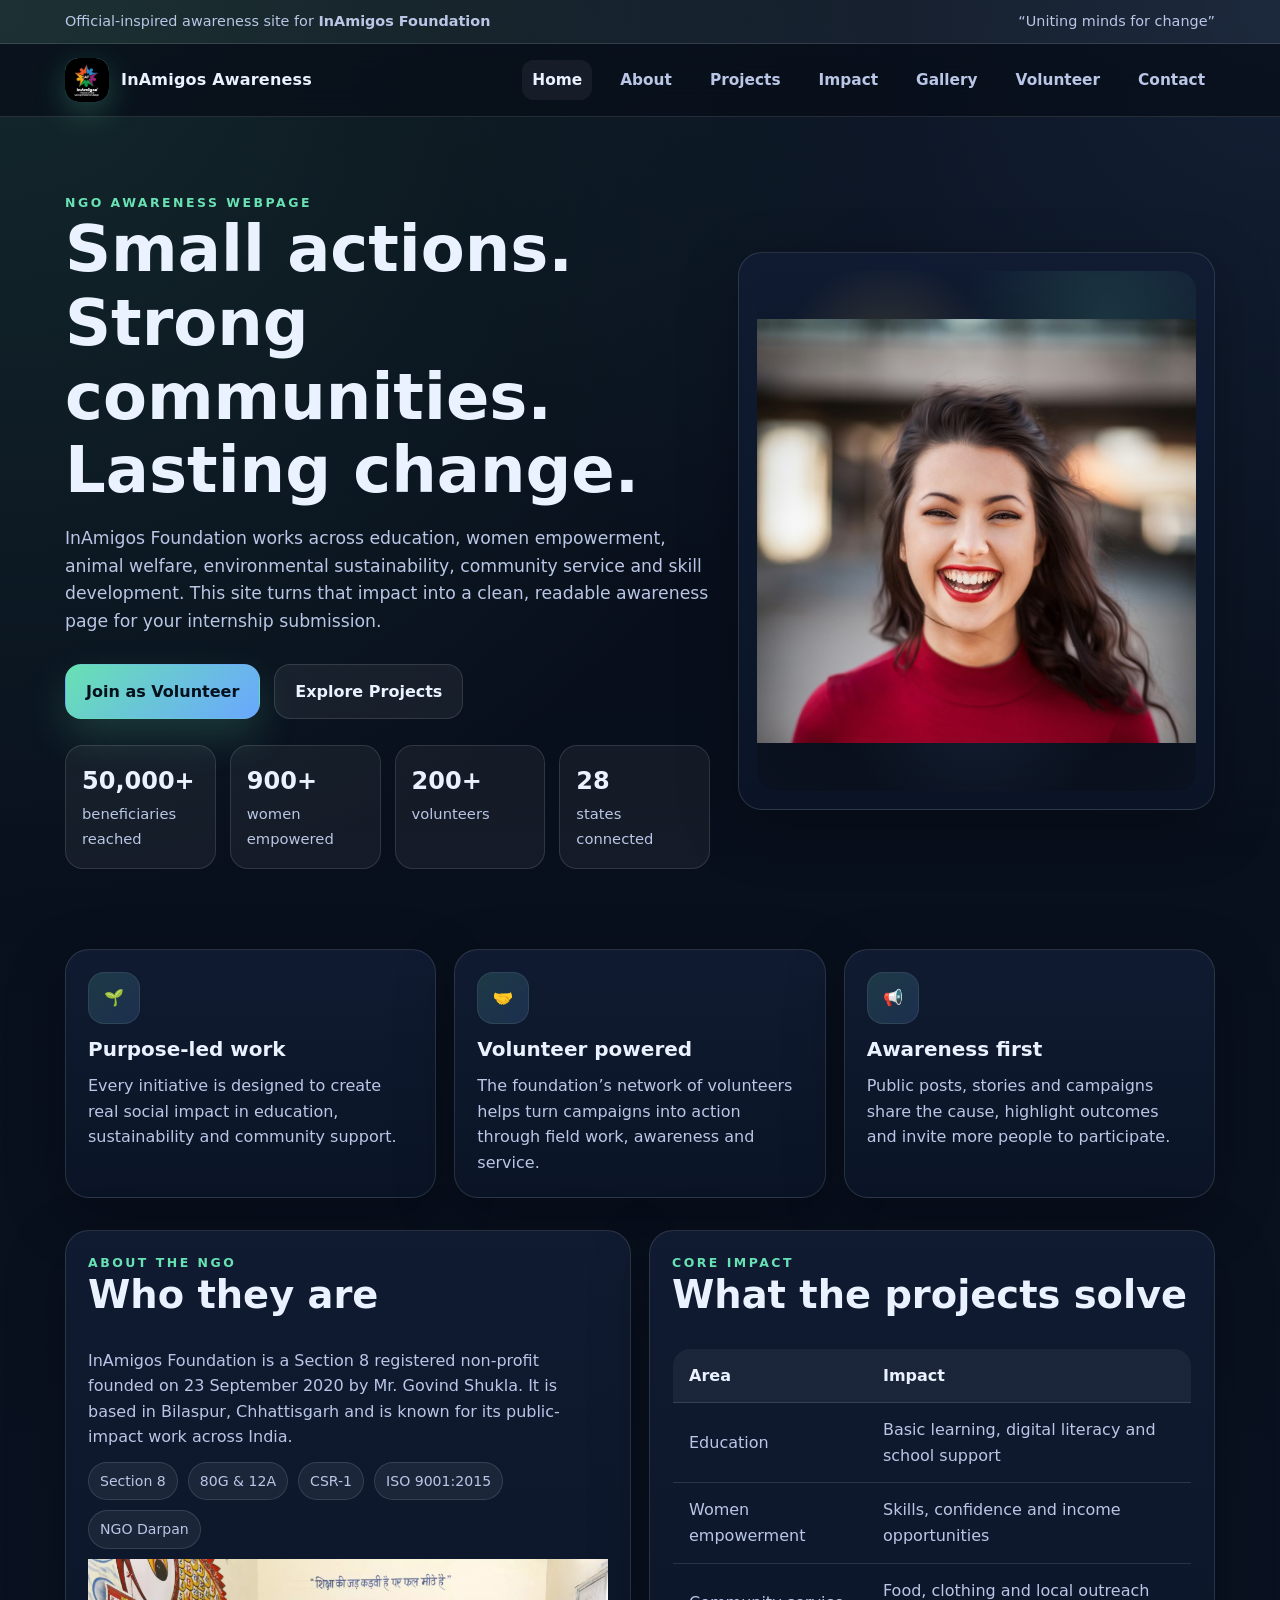
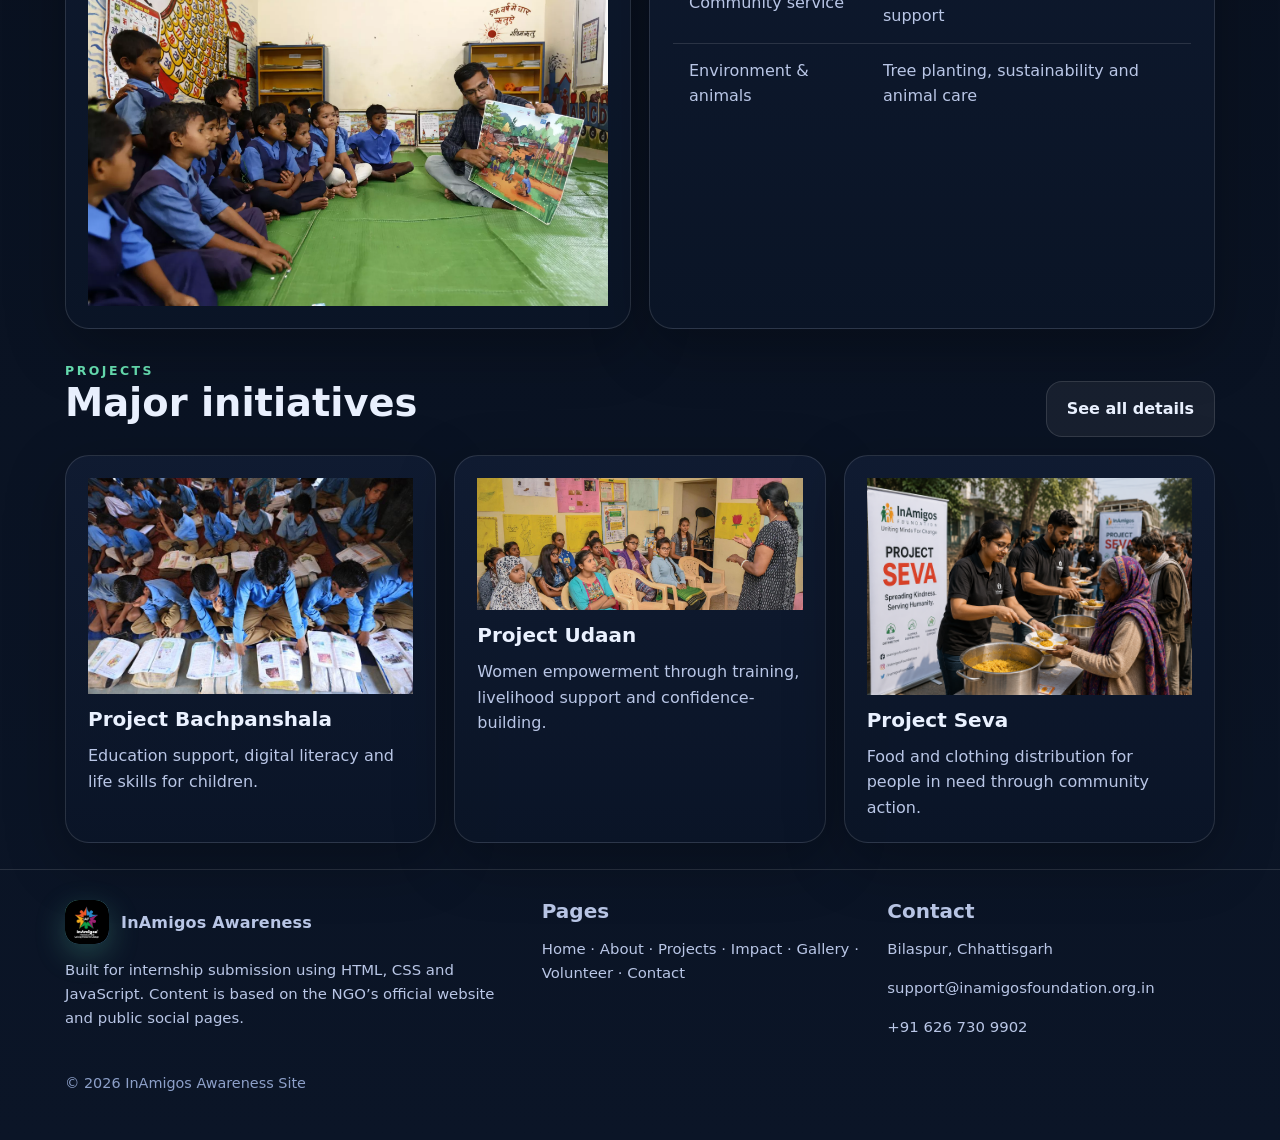
<file: index.html>
<!DOCTYPE html>
<html lang="en">
<head>
  <meta charset="UTF-8" />
  <meta name="viewport" content="width=device-width, initial-scale=1.0" />
  <title>InAmigos Awareness | Home</title>
  <link rel="stylesheet" href="style.css" />
</head>
<body>
  <div class="progress"></div>
  <div class="topbar">
    <div class="container">
      <div>Official-inspired awareness site for <strong>InAmigos Foundation</strong></div>
      <div>“Uniting minds for change”</div>
    </div>
  </div>
  <header class="nav">
    <div class="container nav-inner">
      <a class="branding" href="index.html">
        <span class="logo"><img src="InAmigos Logo.png" alt="InAmigos logo"></span>
        <span>InAmigos Awareness</span>
      </a>
      <button class="menu-btn" aria-label="Toggle navigation">Menu</button>
      <nav class="nav-links">
        <a class="active" href="index.html">Home</a>
        <a class="" href="about.html">About</a>
        <a class="" href="projects.html">Projects</a>
        <a class="" href="impact.html">Impact</a>
        <a class="" href="gallery.html">Gallery</a>
        <a class="" href="volunteer.html">Volunteer</a>
        <a class="" href="contact.html">Contact</a>
      </nav>
    </div>
  </header>
  
<main id="top" class="hero">
  <div class="container hero-grid">
    <div class="reveal">
      <div class="kicker">NGO awareness webpage</div>
      <h1>Small actions. Strong communities. Lasting change.</h1>
      <p class="lead">InAmigos Foundation works across education, women empowerment, animal welfare, environmental sustainability, community service and skill development. This site turns that impact into a clean, readable awareness page for your internship submission.</p>
      <div class="actions">
        <a class="btn btn-primary" href="volunteer.html">Join as Volunteer</a>
        <a class="btn btn-secondary" href="projects.html">Explore Projects</a>
      </div>
      <div class="stat-grid">
        <div class="stat"><strong>50,000+</strong><span>beneficiaries reached</span></div>
        <div class="stat"><strong>900+</strong><span>women empowered</span></div>
        <div class="stat"><strong>200+</strong><span>volunteers</span></div>
        <div class="stat"><strong>28</strong><span>states connected</span></div>
      </div>
    </div>
    <div class="hero-card reveal">
      <div class="hero-visual">
        <img src="Happy smiling young woman.png" alt="Illustration of social impact and community support">
      </div>
    </div>
  </div>
</main>

<section class="section">
  <div class="container grid-3">
    <div class="card reveal">
      <div class="icon">🌱</div>
      <h3>Purpose-led work</h3>
      <p>Every initiative is designed to create real social impact in education, sustainability and community support.</p>
    </div>
    <div class="card reveal">
      <div class="icon">🤝</div>
      <h3>Volunteer powered</h3>
      <p>The foundation’s network of volunteers helps turn campaigns into action through field work, awareness and service.</p>
    </div>
    <div class="card reveal">
      <div class="icon">📢</div>
      <h3>Awareness first</h3>
      <p>Public posts, stories and campaigns share the cause, highlight outcomes and invite more people to participate.</p>
    </div>
  </div>
</section>

<section class="section">
  <div class="container grid-2">
    <div class="card reveal">
      <div class="section-head">
        <div>
          <div class="kicker">About the NGO</div>
          <h2>Who they are</h2>
        </div>
      </div>
      <p>InAmigos Foundation is a Section 8 registered non-profit founded on 23 September 2020 by Mr. Govind Shukla. It is based in Bilaspur, Chhattisgarh and is known for its public-impact work across India.</p>
      <div class="taglist">
        <span class="tag">Section 8</span>
        <span class="tag">80G & 12A</span>
        <span class="tag">CSR-1</span>
        <span class="tag">ISO 9001:2015</span>
        <span class="tag">NGO Darpan</span>
        <img src="student.webp" alt="student class">
      </div>
    </div>
    <div class="card reveal">
      <div class="section-head">
        <div>
          <div class="kicker">Core impact</div>
          <h2>What the projects solve</h2>
        </div>
      </div>
      <table class="table">
        <tr><th>Area</th><th>Impact</th></tr>
        <tr><td>Education</td><td>Basic learning, digital literacy and school support</td></tr>
        <tr><td>Women empowerment</td><td>Skills, confidence and income opportunities</td></tr>
        <tr><td>Community service</td><td>Food, clothing and local outreach support</td></tr>
        <tr><td>Environment & animals</td><td>Tree planting, sustainability and animal care</td></tr>
      </table>
    </div>
  </div>
</section>

<section class="section">
  <div class="container">
    <div class="section-head">
      <div>
        <div class="kicker">Projects</div>
        <h2>Major initiatives</h2>
      </div>
      <a class="btn btn-secondary" href="projects.html">See all details</a>
    </div>
    <div class="grid-3">
      <div class="card reveal"><img src="Bachpanshala.jpg" alt="Bachpanshala visual"><h3 style="margin-top:14px">Project Bachpanshala</h3><p>Education support, digital literacy and life skills for children.</p></div>
      <div class="card reveal"><img src="udaan.jpg" alt="Udaan visual"><h3 style="margin-top:14px">Project Udaan</h3><p>Women empowerment through training, livelihood support and confidence-building.</p></div>
      <div class="card reveal"><img src="seva.png" alt="Seva visual"><h3 style="margin-top:14px">Project Seva</h3><p>Food and clothing distribution for people in need through community action.</p></div>
    </div>
  </div>
</section>

  <footer class="footer">
    <div class="container footer-grid">
      <div>
        <div class="branding" style="margin-bottom:10px">
          <span class="logo"><img src="InAmigos Logo.png" alt="InAmigos logo"></span>
          <span>InAmigos Awareness</span>
        </div>
        <p class="small">Built for internship submission using HTML, CSS and JavaScript. Content is based on the NGO’s official website and public social pages.</p>
      </div>
      <div>
        <h3>Pages</h3>
        <p class="small">Home · About · Projects · Impact · Gallery · Volunteer · Contact</p>
      </div>
      <div>
        <h3>Contact</h3>
        <p class="small">Bilaspur, Chhattisgarh</p>
        <p class="small">support@inamigosfoundation.org.in</p>
        <p class="small">+91 626 730 9902</p>
      </div>
    </div>
    <div class="container" style="margin-top:18px;color:#8da0c9;font-size:.9rem">
      © <span data-year></span> InAmigos Awareness Site
    </div>
  </footer>
  <a class="btn btn-primary backtop" href="#top">↑ Top</a>
  <script src="script.js"></script>
</body>
</html>
</file>
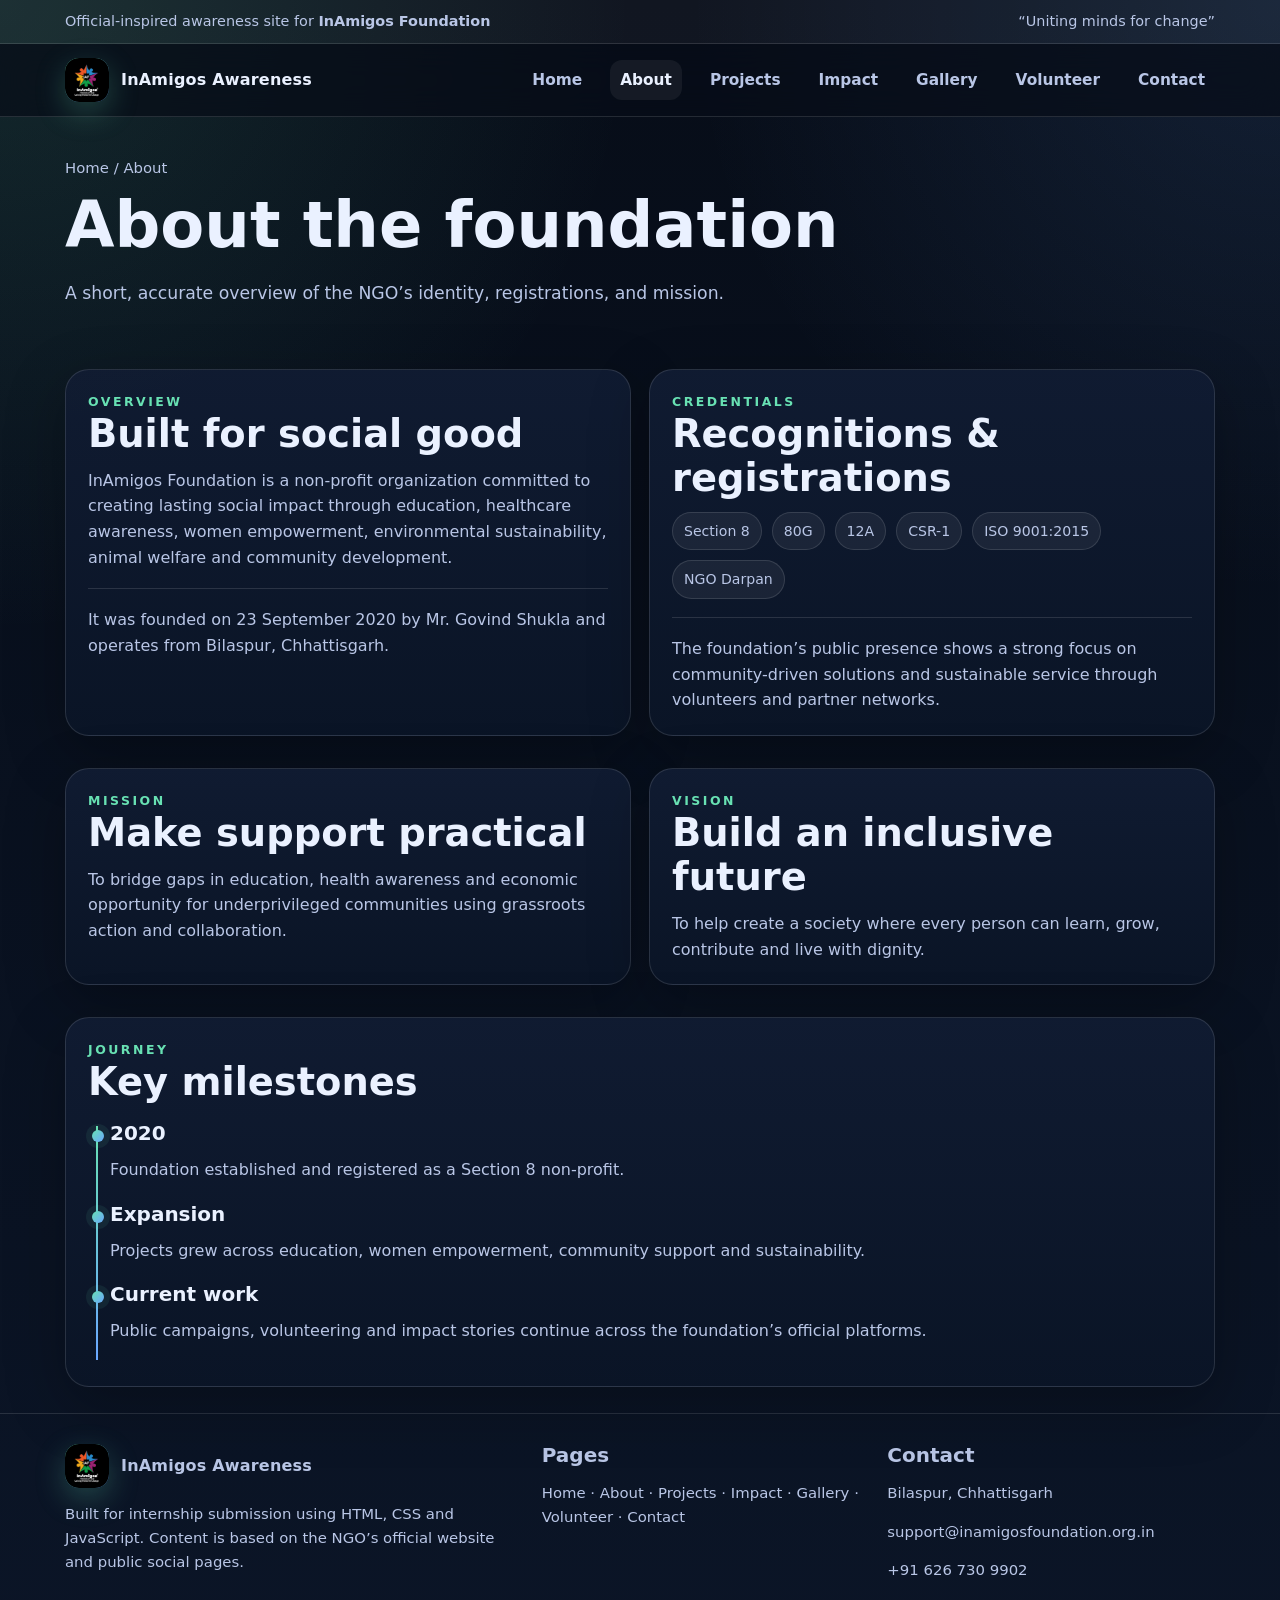
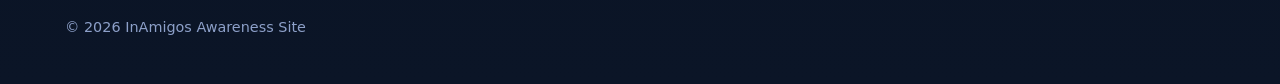
<file: about.html>
<!DOCTYPE html>
<html lang="en">
<head>
  <meta charset="UTF-8" />
  <meta name="viewport" content="width=device-width, initial-scale=1.0" />
  <title>InAmigos Awareness | About</title>
  <link rel="stylesheet" href="style.css" />
</head>
<body>
  <div class="progress"></div>
  <div class="topbar">
    <div class="container">
      <div>Official-inspired awareness site for <strong>InAmigos Foundation</strong></div>
      <div>“Uniting minds for change”</div>
    </div>
  </div>
  <header class="nav">
    <div class="container nav-inner">
      <a class="branding" href="index.html">
        <span class="logo"><img src="InAmigos Logo.png" alt="InAmigos logo"></span>
        <span>InAmigos Awareness</span>
      </a>
      <button class="menu-btn" aria-label="Toggle navigation">Menu</button>
      <nav class="nav-links">
        <a class="" href="index.html">Home</a>
        <a class="active" href="about.html">About</a>
        <a class="" href="projects.html">Projects</a>
        <a class="" href="impact.html">Impact</a>
        <a class="" href="gallery.html">Gallery</a>
        <a class="" href="volunteer.html">Volunteer</a>
        <a class="" href="contact.html">Contact</a>
      </nav>
    </div>
  </header>
  
<main class="page-title" id="top">
  <div class="container">
    <div class="breadcrumb">Home / About</div>
    <h1 style="margin-top:8px">About the foundation</h1>
    <p class="lead">A short, accurate overview of the NGO’s identity, registrations, and mission.</p>
  </div>
</main>

<section class="section">
  <div class="container grid-2">
    <div class="card reveal">
      <div class="kicker">Overview</div>
      <h2>Built for social good</h2>
      <p>InAmigos Foundation is a non-profit organization committed to creating lasting social impact through education, healthcare awareness, women empowerment, environmental sustainability, animal welfare and community development.</p>
      <hr class="sep">
      <p>It was founded on 23 September 2020 by Mr. Govind Shukla and operates from Bilaspur, Chhattisgarh.</p>
    </div>
    <div class="card reveal">
      <div class="kicker">Credentials</div>
      <h2>Recognitions & registrations</h2>
      <div class="taglist">
        <span class="tag">Section 8</span>
        <span class="tag">80G</span>
        <span class="tag">12A</span>
        <span class="tag">CSR-1</span>
        <span class="tag">ISO 9001:2015</span>
        <span class="tag">NGO Darpan</span>
      </div>
      <hr class="sep">
      <p>The foundation’s public presence shows a strong focus on community-driven solutions and sustainable service through volunteers and partner networks.</p>
    </div>
  </div>
</section>

<section class="section">
  <div class="container grid-2">
    <div class="card reveal">
      <div class="kicker">Mission</div>
      <h2>Make support practical</h2>
      <p>To bridge gaps in education, health awareness and economic opportunity for underprivileged communities using grassroots action and collaboration.</p>
    </div>
    <div class="card reveal">
      <div class="kicker">Vision</div>
      <h2>Build an inclusive future</h2>
      <p>To help create a society where every person can learn, grow, contribute and live with dignity.</p>
    </div>
  </div>
</section>

<section class="section">
  <div class="container card reveal">
    <div class="kicker">Journey</div>
    <h2>Key milestones</h2>
    <div class="timeline" style="margin-top:18px">
      <div class="timeline-item"><h3>2020</h3><p>Foundation established and registered as a Section 8 non-profit.</p></div>
      <div class="timeline-item"><h3>Expansion</h3><p>Projects grew across education, women empowerment, community support and sustainability.</p></div>
      <div class="timeline-item"><h3>Current work</h3><p>Public campaigns, volunteering and impact stories continue across the foundation’s official platforms.</p></div>
    </div>
  </div>
</section>

  <footer class="footer">
    <div class="container footer-grid">
      <div>
        <div class="branding" style="margin-bottom:10px">
          <span class="logo"><img src="InAmigos Logo.png" alt="InAmigos logo"></span>
          <span>InAmigos Awareness</span>
        </div>
        <p class="small">Built for internship submission using HTML, CSS and JavaScript. Content is based on the NGO’s official website and public social pages.</p>
      </div>
      <div>
        <h3>Pages</h3>
        <p class="small">Home · About · Projects · Impact · Gallery · Volunteer · Contact</p>
      </div>
      <div>
        <h3>Contact</h3>
        <p class="small">Bilaspur, Chhattisgarh</p>
        <p class="small">support@inamigosfoundation.org.in</p>
        <p class="small">+91 626 730 9902</p>
      </div>
    </div>
    <div class="container" style="margin-top:18px;color:#8da0c9;font-size:.9rem">
      © <span data-year></span> InAmigos Awareness Site
    </div>
  </footer>
  <a class="btn btn-primary backtop" href="#top">↑ Top</a>
  <script src="script.js"></script>
</body>
</html>
</file>
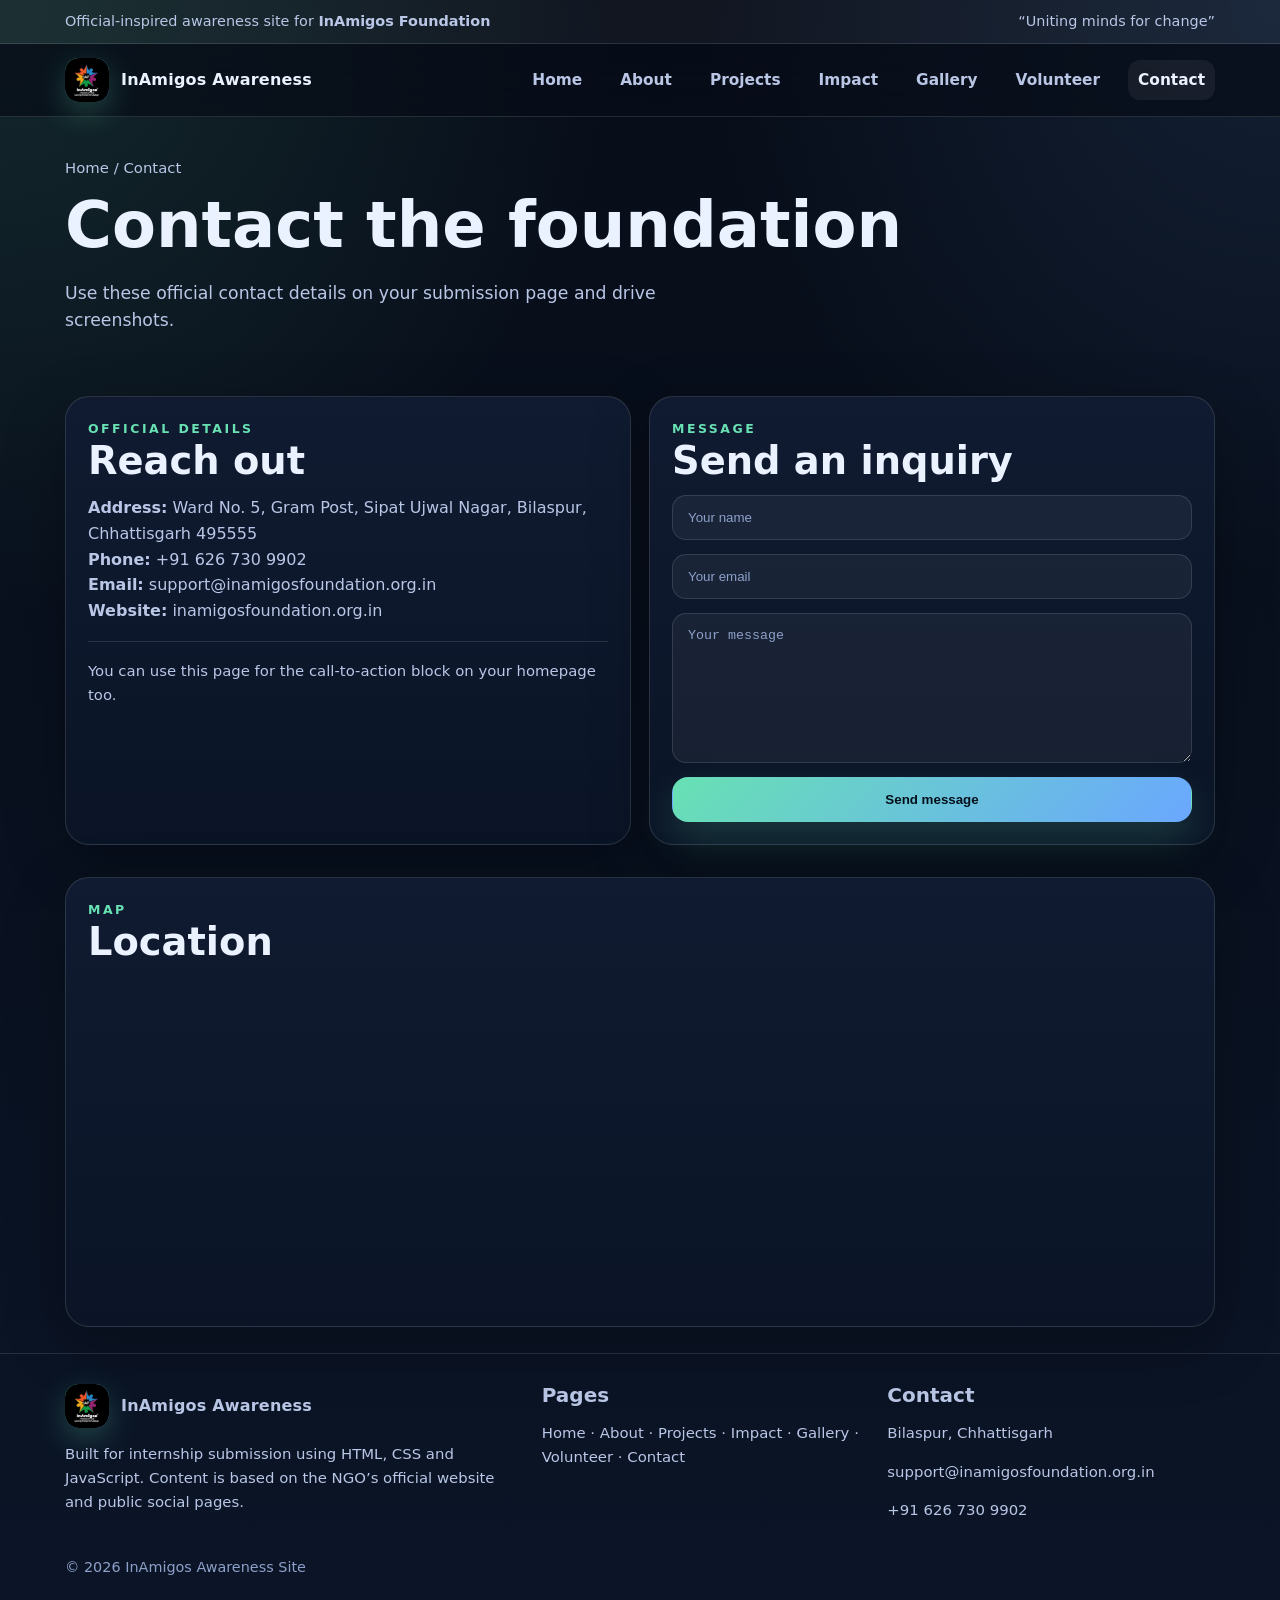
<file: contact.html>
<!DOCTYPE html>
<html lang="en">
<head>
  <meta charset="UTF-8" />
  <meta name="viewport" content="width=device-width, initial-scale=1.0" />
  <title>InAmigos Awareness | Contact</title>
  <link rel="stylesheet" href="style.css"/>
</head>
<body>
  <div class="progress"></div>
  <div class="topbar">
    <div class="container">
      <div>Official-inspired awareness site for <strong>InAmigos Foundation</strong></div>
      <div>“Uniting minds for change”</div>
    </div>
  </div>
  <header class="nav">
    <div class="container nav-inner">
      <a class="branding" href="index.html">
        <span class="logo"><img src="InAmigos Logo.png" alt="InAmigos logo"></span>
        <span>InAmigos Awareness</span>
      </a>
      <button class="menu-btn" aria-label="Toggle navigation">Menu</button>
      <nav class="nav-links">
        <a class="" href="index.html">Home</a>
        <a class="" href="about.html">About</a>
        <a class="" href="projects.html">Projects</a>
        <a class="" href="impact.html">Impact</a>
        <a class="" href="gallery.html">Gallery</a>
        <a class="" href="volunteer.html">Volunteer</a>
        <a class="active" href="contact.html">Contact</a>
      </nav>
    </div>
  </header>
  
<main class="page-title" id="top">
  <div class="container">
    <div class="breadcrumb">Home / Contact</div>
    <h1 style="margin-top:8px">Contact the foundation</h1>
    <p class="lead">Use these official contact details on your submission page and drive screenshots.</p>
  </div>
</main>

<section class="section">
  <div class="container grid-2">
    <div class="card reveal">
      <div class="kicker">Official details</div>
      <h2>Reach out</h2>
      <p><strong>Address:</strong> Ward No. 5, Gram Post, Sipat Ujwal Nagar, Bilaspur, Chhattisgarh 495555</p>
      <p><strong>Phone:</strong> +91 626 730 9902</p>
      <p><strong>Email:</strong> support@inamigosfoundation.org.in</p>
      <p><strong>Website:</strong> inamigosfoundation.org.in</p>
      <hr class="sep">
      <p class="small">You can use this page for the call-to-action block on your homepage too.</p>
    </div>
    <div class="card reveal">
      <div class="kicker">Message</div>
      <h2>Send an inquiry</h2>
      <form>
        <input type="text" placeholder="Your name">
        <input type="email" placeholder="Your email">
        <textarea placeholder="Your message"></textarea>
        <button class="btn btn-primary" type="button">Send message</button>
      </form>
    </div>
  </div>
</section>

<section class="section">
  <div class="container card reveal">
    <div class="kicker">Map</div>
    <h2>Location</h2>
    <iframe class="map" loading="lazy" referrerpolicy="no-referrer-when-downgrade" src="https://www.google.com/maps?q=Bilaspur%20Chhattisgarh&output=embed"></iframe>
  </div>
</section>

  <footer class="footer">
    <div class="container footer-grid">
      <div>
        <div class="branding" style="margin-bottom:10px">
          <span class="logo"><img src="InAmigos Logo.png" alt="InAmigos logo"></span>
          <span>InAmigos Awareness</span>
        </div>
        <p class="small">Built for internship submission using HTML, CSS and JavaScript. Content is based on the NGO’s official website and public social pages.</p>
      </div>
      <div>
        <h3>Pages</h3>
        <p class="small">Home · About · Projects · Impact · Gallery · Volunteer · Contact</p>
      </div>
      <div>
        <h3>Contact</h3>
        <p class="small">Bilaspur, Chhattisgarh</p>
        <p class="small">support@inamigosfoundation.org.in</p>
        <p class="small">+91 626 730 9902</p>
      </div>
    </div>
    <div class="container" style="margin-top:18px;color:#8da0c9;font-size:.9rem">
      © <span data-year></span> InAmigos Awareness Site
    </div>
  </footer>
  <a class="btn btn-primary backtop" href="#top">↑ Top</a>
  <script src="script.js"></script>
</body>
</html>
</file>
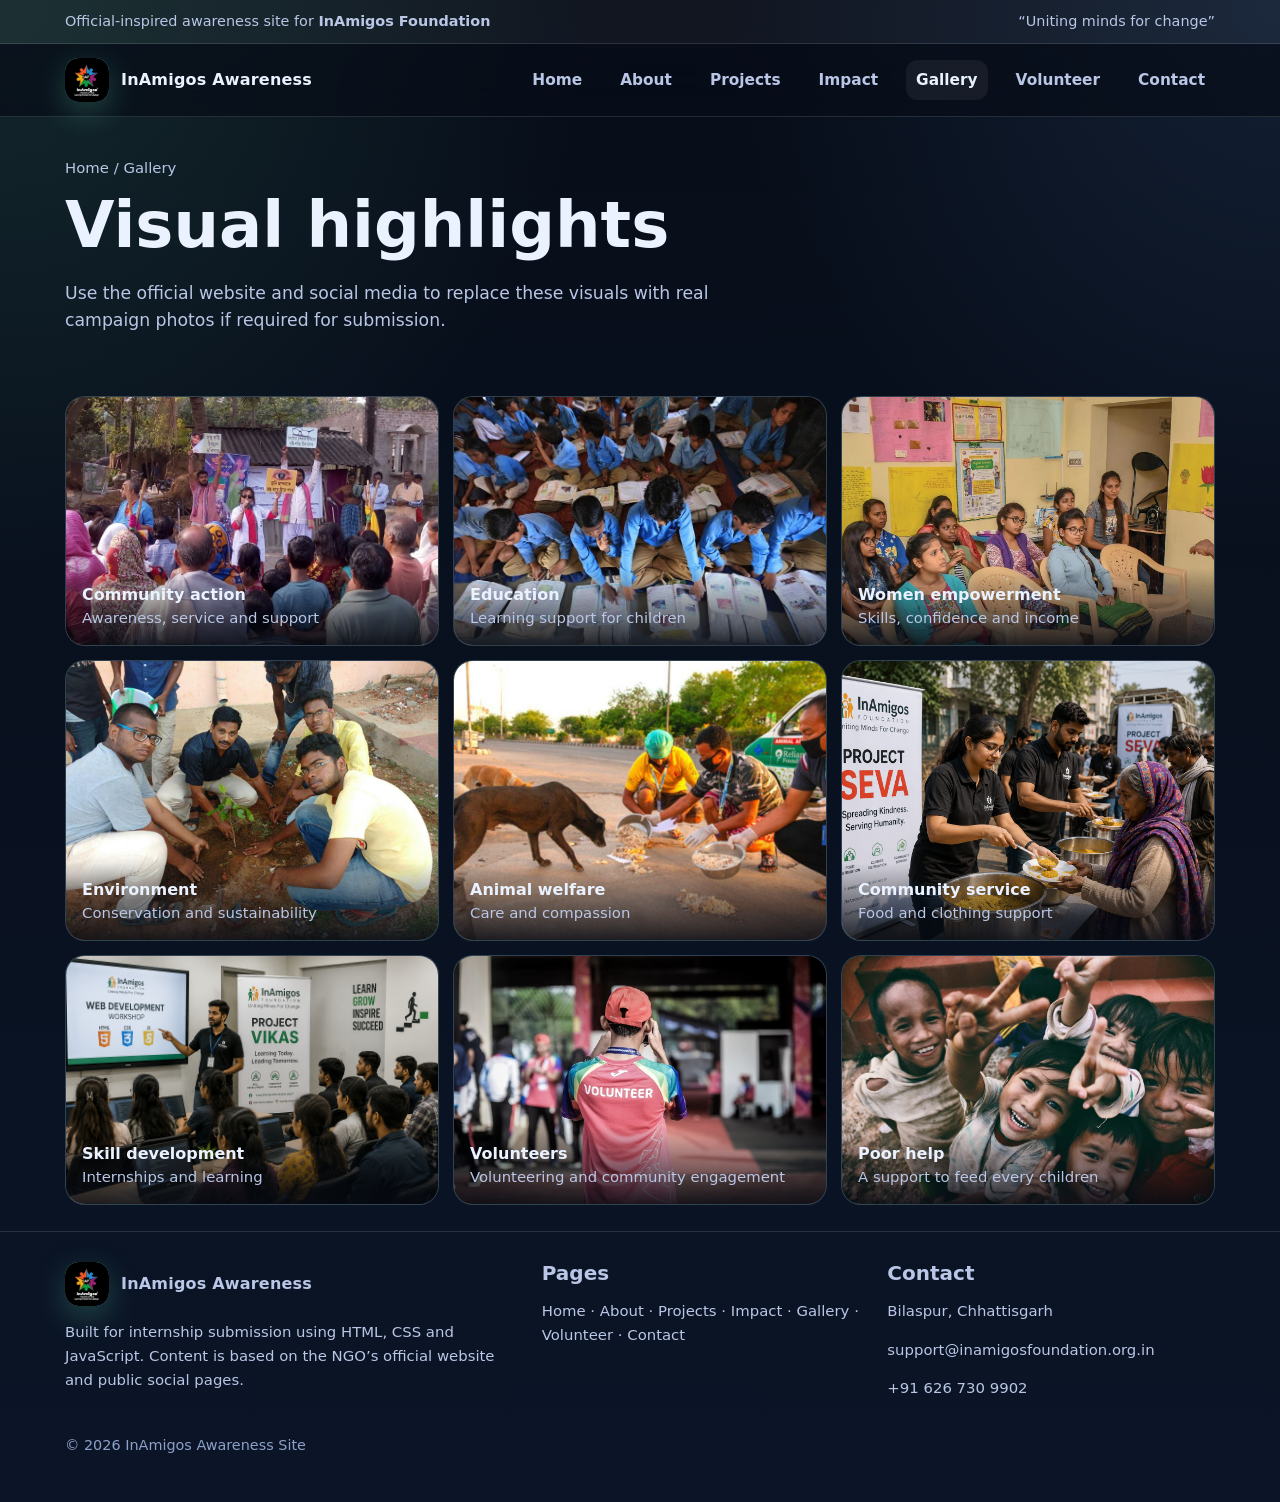
<file: gallery.html>
<!DOCTYPE html>
<html lang="en">
<head>
  <meta charset="UTF-8" />
  <meta name="viewport" content="width=device-width, initial-scale=1.0" />
  <title>InAmigos Awareness | Gallery</title>
  <link rel="stylesheet" href="style.css" />
</head>
<body>
  <div class="progress"></div>
  <div class="topbar">
    <div class="container">
      <div>Official-inspired awareness site for <strong>InAmigos Foundation</strong></div>
      <div>“Uniting minds for change”</div>
    </div>
  </div>
  <header class="nav">
    <div class="container nav-inner">
      <a class="branding" href="index.html">
        <span class="logo"><img src="InAmigos Logo.png" alt="InAmigos logo"></span>
        <span>InAmigos Awareness</span>
      </a>
      <button class="menu-btn" aria-label="Toggle navigation">Menu</button>
      <nav class="nav-links">
        <a class="" href="index.html">Home</a>
        <a class="" href="about.html">About</a>
        <a class="" href="projects.html">Projects</a>
        <a class="" href="impact.html">Impact</a>
        <a class="active" href="gallery.html">Gallery</a>
        <a class="" href="volunteer.html">Volunteer</a>
        <a class="" href="contact.html">Contact</a>
      </nav>
    </div>
  </header>
  
<main class="page-title" id="top">
  <div class="container">
    <div class="breadcrumb">Home / Gallery</div>
    <h1 style="margin-top:8px">Visual highlights</h1>
    <p class="lead">Use the official website and social media to replace these visuals with real campaign photos if required for submission.</p>
  </div>
</main>

<section class="section">
  <div class="container gallery">
    <div class="shot reveal"><img src="Awareness, service and support.jpg" alt="Hero visual"><div class="overlay"><strong>Community action</strong><div class="small">Awareness, service and support</div></div></div>
    <div class="shot reveal"><img src="Bachpanshala.jpg" alt="Bachpanshala visual"><div class="overlay"><strong>Education</strong><div class="small">Learning support for children</div></div></div>
    <div class="shot reveal"><img src="udaan.jpg" alt="Udaan visual"><div class="overlay"><strong>Women empowerment</strong><div class="small">Skills, confidence and income</div></div></div>
    <div class="shot reveal"><img src="prakriti.jpg" alt="Prakriti visual"><div class="overlay"><strong>Environment</strong><div class="small">Conservation and sustainability</div></div></div>
    <div class="shot reveal"><img src="jeev.jpg" alt="Jeev visual"><div class="overlay"><strong>Animal welfare</strong><div class="small">Care and compassion</div></div></div>
    <div class="shot reveal"><img src="seva.png" alt="Seva visual"><div class="overlay"><strong>Community service</strong><div class="small">Food and clothing support</div></div></div>
    <div class="shot reveal vikas"><img src="vikas.png" alt="Vikas visual"><div class="overlay"><strong>Skill development</strong><div class="small">Internships and learning</div></div></div>
    <div class="shot reveal volunteer"><img src="volunteer.png" alt="Volunteers visual"><div class="overlay"><strong>Volunteers</strong><div class="small">Volunteering and community engagement</div></div></div>
    <div class="shot reveal wide"><img src="Community support and mentorship.png" alt="Awarness visual"><div class="overlay"><strong>Poor help</strong><div class="small">A support to feed every children</div></div></div>

  </div>
</section>

  <footer class="footer">
    <div class="container footer-grid">
      <div>
        <div class="branding" style="margin-bottom:10px">
          <span class="logo"><img src="InAmigos Logo.png" alt="InAmigos logo"></span>
          <span>InAmigos Awareness</span>
        </div>
        <p class="small">Built for internship submission using HTML, CSS and JavaScript. Content is based on the NGO’s official website and public social pages.</p>
      </div>
      <div>
        <h3>Pages</h3>
        <p class="small">Home · About · Projects · Impact · Gallery · Volunteer · Contact</p>
      </div>
      <div>
        <h3>Contact</h3>
        <p class="small">Bilaspur, Chhattisgarh</p>
        <p class="small">support@inamigosfoundation.org.in</p>
        <p class="small">+91 626 730 9902</p>
      </div>
    </div>
    <div class="container" style="margin-top:18px;color:#8da0c9;font-size:.9rem">
      © <span data-year></span> InAmigos Awareness Site
    </div>
  </footer>
  <a class="btn btn-primary backtop" href="#top">↑ Top</a>
  <script src="script.js"></script>
</body>
</html>
</file>
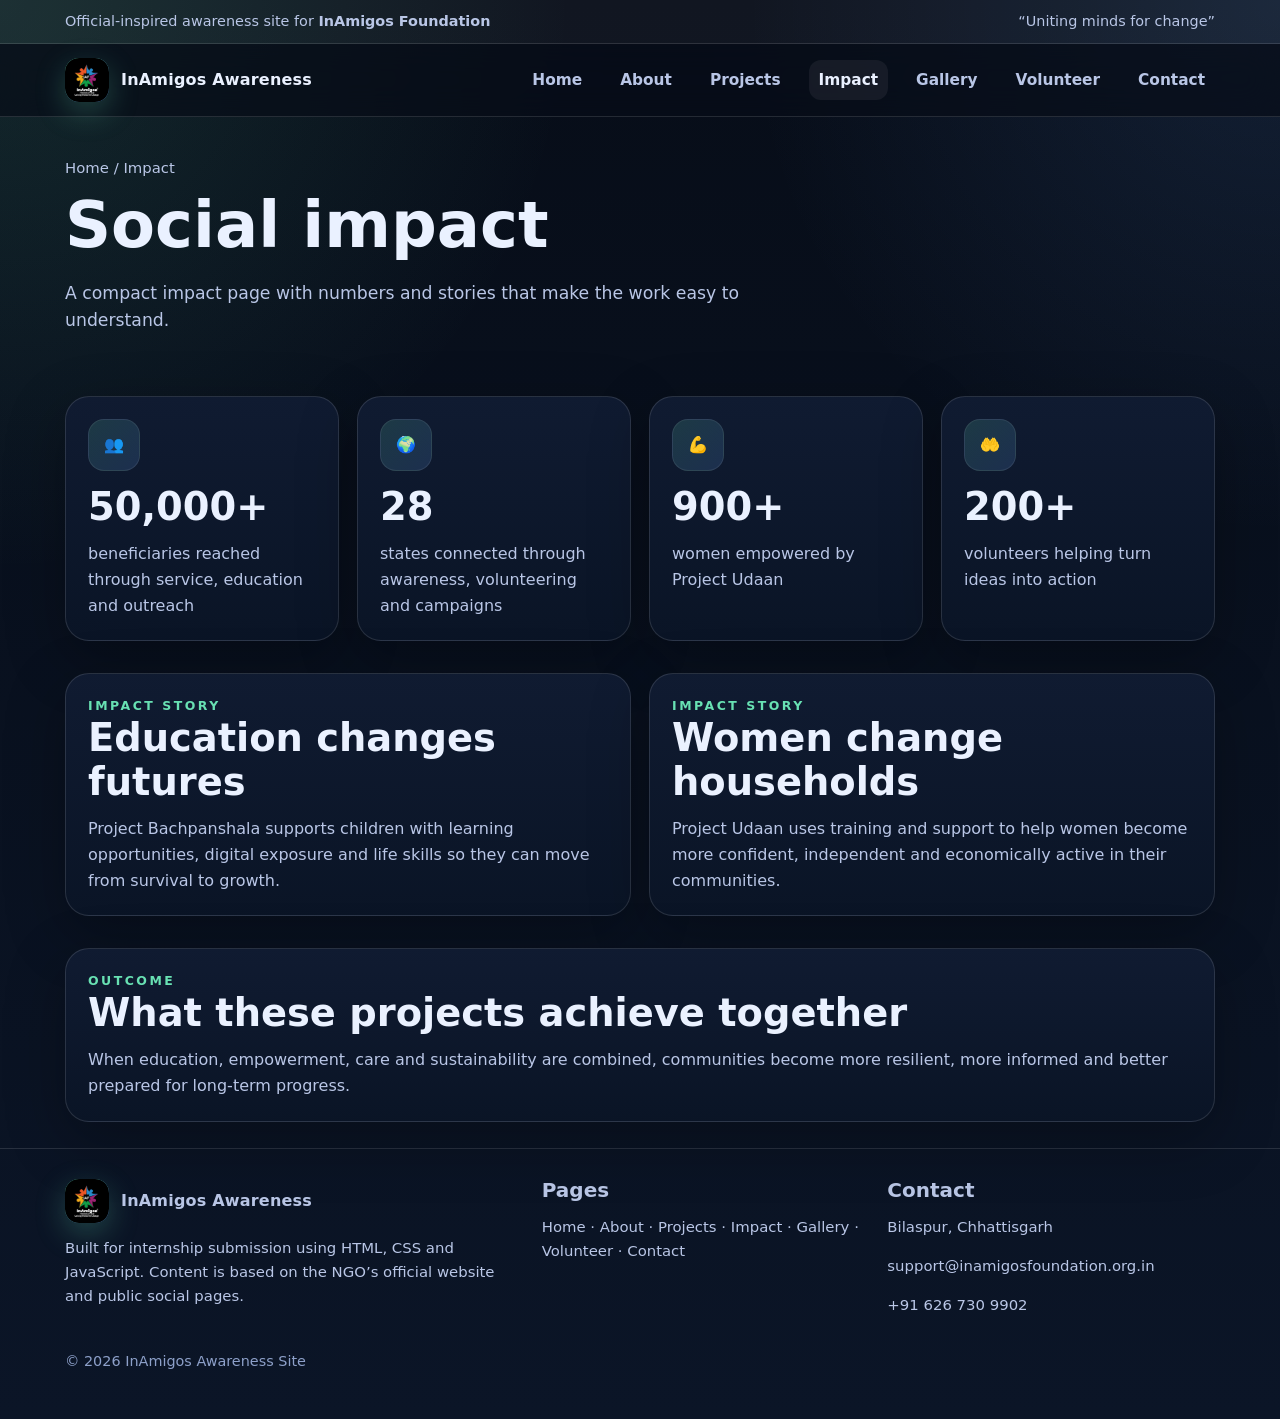
<file: impact.html>
<!DOCTYPE html>
<html lang="en">
<head>
  <meta charset="UTF-8" />
  <meta name="viewport" content="width=device-width, initial-scale=1.0" />
  <title>InAmigos Awareness | Impact</title>
  <link rel="stylesheet" href="style.css" />
</head>
<body>
  <div class="progress"></div>
  <div class="topbar">
    <div class="container">
      <div>Official-inspired awareness site for <strong>InAmigos Foundation</strong></div>
      <div>“Uniting minds for change”</div>
    </div>
  </div>
  <header class="nav">
    <div class="container nav-inner">
      <a class="branding" href="index.html">
        <span class="logo"><img src="InAmigos Logo.png" alt="InAmigos logo"></span>
        <span>InAmigos Awareness</span>
      </a>
      <button class="menu-btn" aria-label="Toggle navigation">Menu</button>
      <nav class="nav-links">
        <a class="" href="index.html">Home</a>
        <a class="" href="about.html">About</a>
        <a class="" href="projects.html">Projects</a>
        <a class="active" href="impact.html">Impact</a>
        <a class="" href="gallery.html">Gallery</a>
        <a class="" href="volunteer.html">Volunteer</a>
        <a class="" href="contact.html">Contact</a>
      </nav>
    </div>
  </header>
  
<main class="page-title" id="top">
  <div class="container">
    <div class="breadcrumb">Home / Impact</div>
    <h1 style="margin-top:8px">Social impact</h1>
    <p class="lead">A compact impact page with numbers and stories that make the work easy to understand.</p>
  </div>
</main>

<section class="section">
  <div class="container grid-4">
    <div class="card reveal"><div class="icon">👥</div><h2>50,000+</h2><p>beneficiaries reached through service, education and outreach</p></div>
    <div class="card reveal"><div class="icon">🌍</div><h2>28</h2><p>states connected through awareness, volunteering and campaigns</p></div>
    <div class="card reveal"><div class="icon">💪</div><h2>900+</h2><p>women empowered by Project Udaan</p></div>
    <div class="card reveal"><div class="icon">🤲</div><h2>200+</h2><p>volunteers helping turn ideas into action</p></div>
  </div>
</section>

<section class="section">
  <div class="container grid-2">
    <div class="card reveal">
      <div class="kicker">Impact story</div>
      <h2>Education changes futures</h2>
      <p>Project Bachpanshala supports children with learning opportunities, digital exposure and life skills so they can move from survival to growth.</p>
    </div>
    <div class="card reveal">
      <div class="kicker">Impact story</div>
      <h2>Women change households</h2>
      <p>Project Udaan uses training and support to help women become more confident, independent and economically active in their communities.</p>
    </div>
  </div>
</section>

<section class="section">
  <div class="container card reveal">
    <div class="kicker">Outcome</div>
    <h2>What these projects achieve together</h2>
    <p>When education, empowerment, care and sustainability are combined, communities become more resilient, more informed and better prepared for long-term progress.</p>
  </div>
</section>

  <footer class="footer">
    <div class="container footer-grid">
      <div>
        <div class="branding" style="margin-bottom:10px">
          <span class="logo"><img src="InAmigos Logo.png" alt="InAmigos logo"></span>
          <span>InAmigos Awareness</span>
        </div>
        <p class="small">Built for internship submission using HTML, CSS and JavaScript. Content is based on the NGO’s official website and public social pages.</p>
      </div>
      <div>
        <h3>Pages</h3>
        <p class="small">Home · About · Projects · Impact · Gallery · Volunteer · Contact</p>
      </div>
      <div>
        <h3>Contact</h3>
        <p class="small">Bilaspur, Chhattisgarh</p>
        <p class="small">support@inamigosfoundation.org.in</p>
        <p class="small">+91 626 730 9902</p>
      </div>
    </div>
    <div class="container" style="margin-top:18px;color:#8da0c9;font-size:.9rem">
      © <span data-year></span> InAmigos Awareness Site
    </div>
  </footer>
  <a class="btn btn-primary backtop" href="#top">↑ Top</a>
  <script src="script.js"></script>
</body>
</html>
</file>
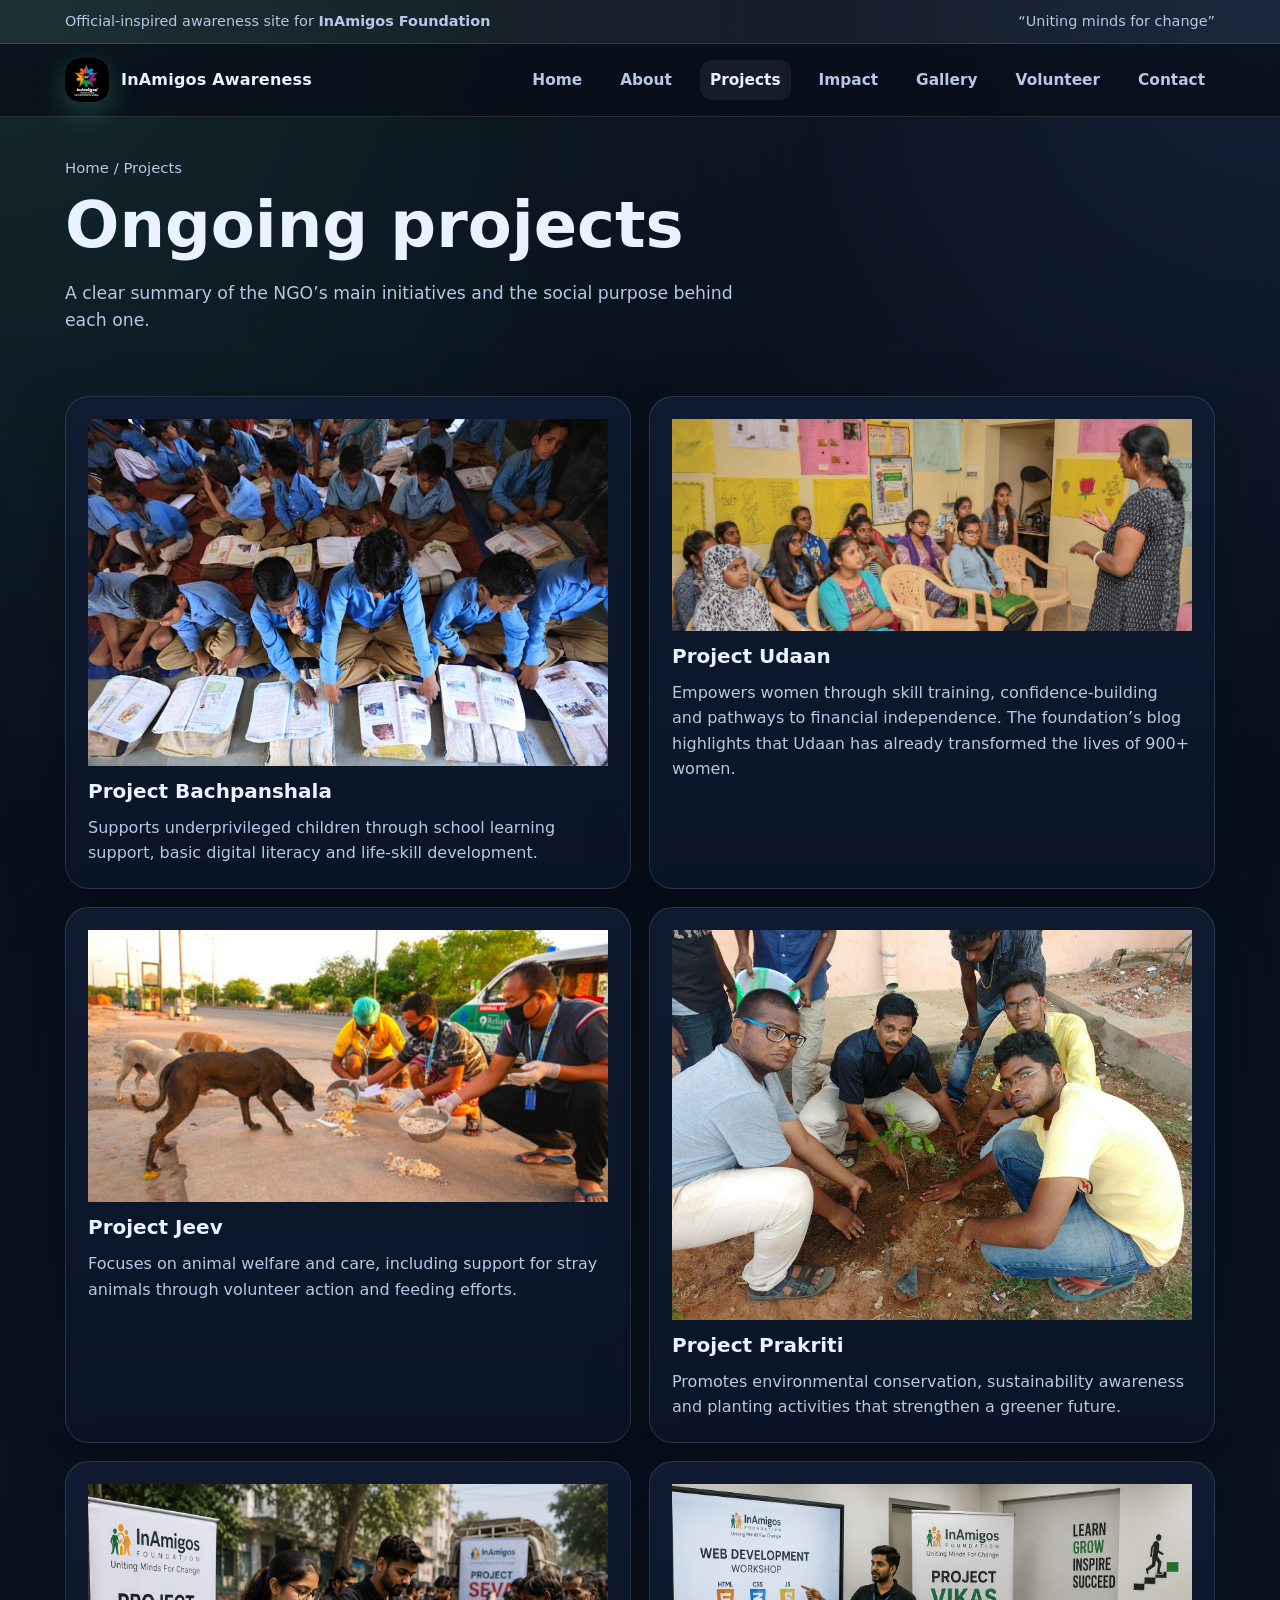
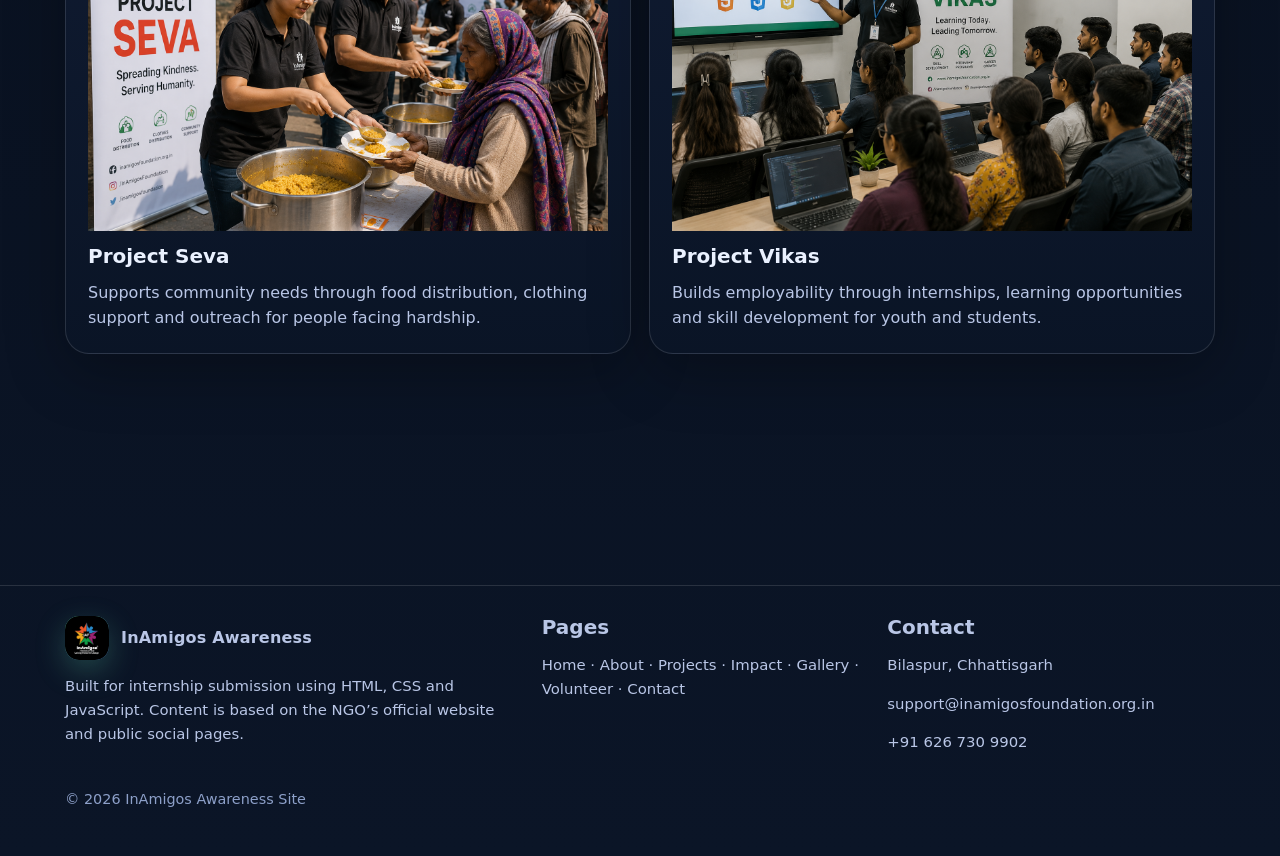
<file: projects.html>
<!DOCTYPE html>
<html lang="en">
<head>
  <meta charset="UTF-8" />
  <meta name="viewport" content="width=device-width, initial-scale=1.0" />
  <title>InAmigos Awareness | Projects</title>
  <link rel="stylesheet" href="style.css" />
</head>
<body>
  <div class="progress"></div>
  <div class="topbar">
    <div class="container">
      <div>Official-inspired awareness site for <strong>InAmigos Foundation</strong></div>
      <div>“Uniting minds for change”</div>
    </div>
  </div>
  <header class="nav">
    <div class="container nav-inner">
      <a class="branding" href="index.html">
        <span class="logo"><img src="InAmigos Logo.png" alt="InAmigos logo"></span>
        <span>InAmigos Awareness</span>
      </a>
      <button class="menu-btn" aria-label="Toggle navigation">Menu</button>
      <nav class="nav-links">
        <a class="" href="index.html">Home</a>
        <a class="" href="about.html">About</a>
        <a class="active" href="projects.html">Projects</a>
        <a class="" href="impact.html">Impact</a>
        <a class="" href="gallery.html">Gallery</a>
        <a class="" href="volunteer.html">Volunteer</a>
        <a class="" href="contact.html">Contact</a>
      </nav>
    </div>
  </header>
  
<main class="page-title" id="top">
  <div class="container">
    <div class="breadcrumb">Home / Projects</div>
    <h1 style="margin-top:8px">Ongoing projects</h1>
    <p class="lead">A clear summary of the NGO’s main initiatives and the social purpose behind each one.</p>
  </div>
</main>

<section class="section">
  <div class="container grid-2">
    <div class="card reveal"><img src="Bachpanshala.jpg" alt="Bachpanshala project visual"><h3 style="margin-top:14px">Project Bachpanshala</h3><p>Supports underprivileged children through school learning support, basic digital literacy and life-skill development.</p></div>
    <div class="card reveal"><img src="udaan.jpg  " alt="Udaan project visual"><h3 style="margin-top:14px">Project Udaan</h3><p>Empowers women through skill training, confidence-building and pathways to financial independence. The foundation’s blog highlights that Udaan has already transformed the lives of 900+ women.</p></div>
    <div class="card reveal"><img src="jeev.jpg" alt="Jeev project visual"><h3 style="margin-top:14px">Project Jeev</h3><p>Focuses on animal welfare and care, including support for stray animals through volunteer action and feeding efforts.</p></div>
    <div class="card reveal"><img src="prakriti.jpg" alt="Prakriti project visual"><h3 style="margin-top:14px">Project Prakriti</h3><p>Promotes environmental conservation, sustainability awareness and planting activities that strengthen a greener future.</p></div>
    <div class="card reveal"><img src="seva.png" alt="Seva project visual"><h3 style="margin-top:14px">Project Seva</h3><p>Supports community needs through food distribution, clothing support and outreach for people facing hardship.</p></div>
    <div class="card reveal"><img src="vikas.png" alt="Vikas project visual"><h3 style="margin-top:14px">Project Vikas</h3><p>Builds employability through internships, learning opportunities and skill development for youth and students.</p></div>
  </div>
</section>

<section class="section">
  <div class="container card reveal">
    <div class="kicker">Why it matters</div>
    <h2>Social impact in one line</h2>
    <p>These projects create a chain of change: children learn better, women earn better, communities receive support, animals are cared for and the environment is protected.</p>
  </div>
</section>

  <footer class="footer">
    <div class="container footer-grid">
      <div>
        <div class="branding" style="margin-bottom:10px">
          <span class="logo"><img src="InAmigos Logo.png" alt="InAmigos logo"></span>
          <span>InAmigos Awareness</span>
        </div>
        <p class="small">Built for internship submission using HTML, CSS and JavaScript. Content is based on the NGO’s official website and public social pages.</p>
      </div>
      <div>
        <h3>Pages</h3>
        <p class="small">Home · About · Projects · Impact · Gallery · Volunteer · Contact</p>
      </div>
      <div>
        <h3>Contact</h3>
        <p class="small">Bilaspur, Chhattisgarh</p>
        <p class="small">support@inamigosfoundation.org.in</p>
        <p class="small">+91 626 730 9902</p>
      </div>
    </div>
    <div class="container" style="margin-top:18px;color:#8da0c9;font-size:.9rem">
      © <span data-year></span> InAmigos Awareness Site
    </div>
  </footer>
  <a class="btn btn-primary backtop" href="#top">↑ Top</a>
  <script src="script.js"></script>
</body>
</html>
</file>
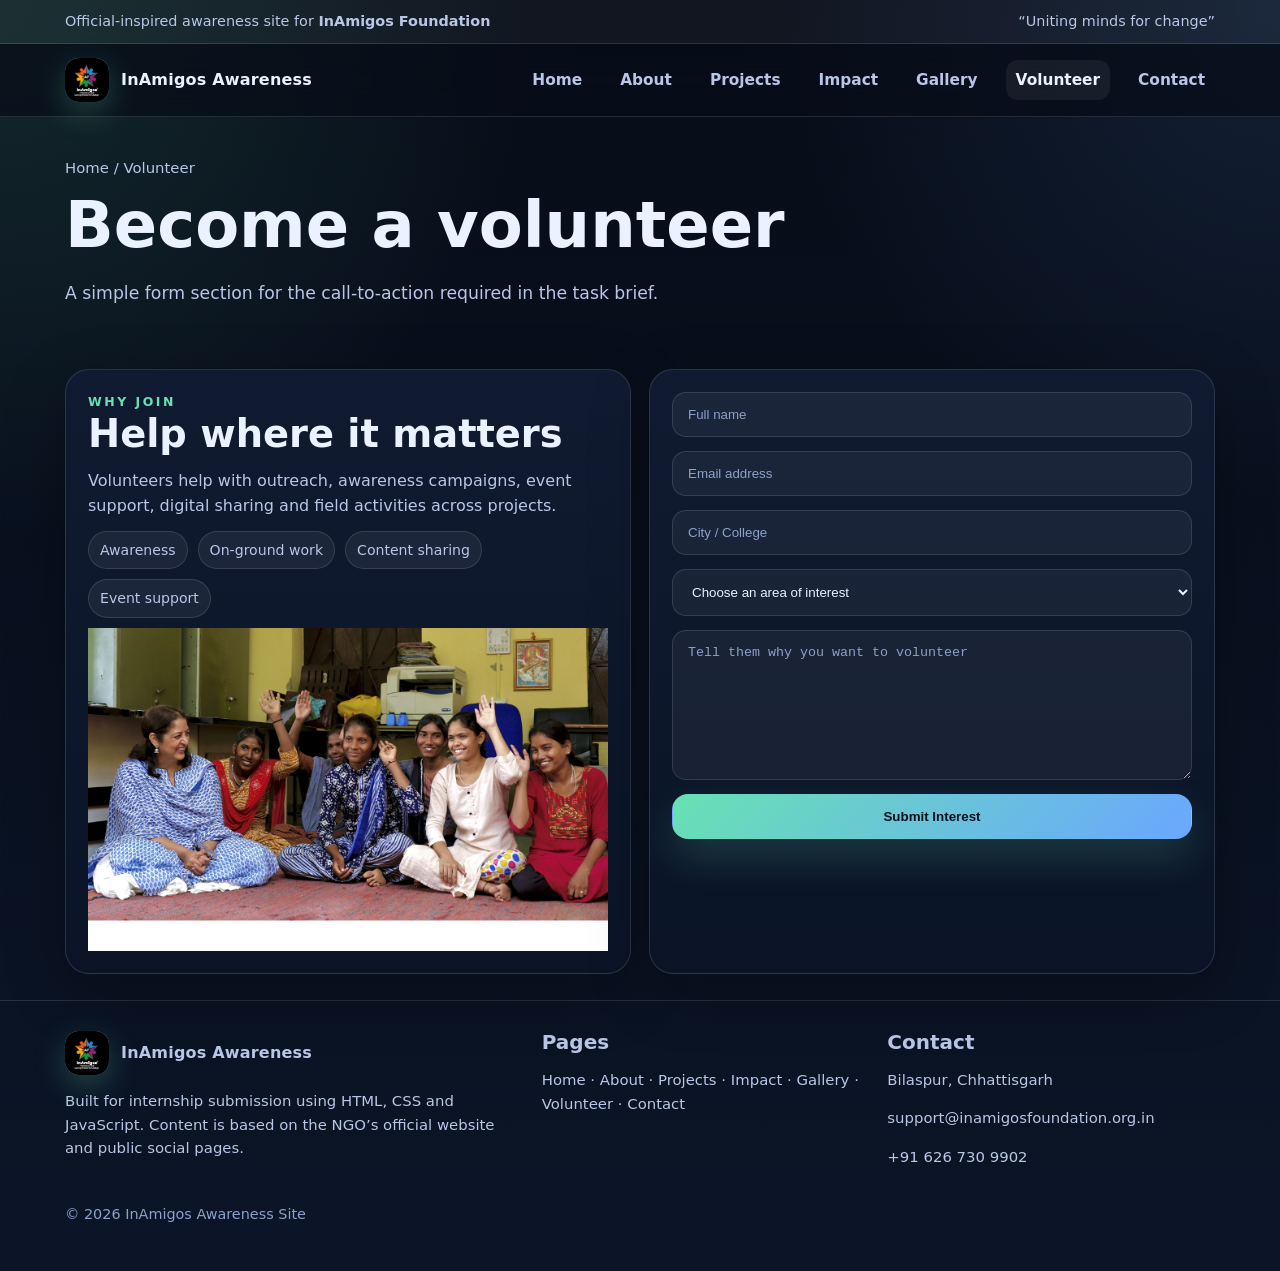
<file: volunteer.html>
<!DOCTYPE html>
<html lang="en">
<head>
  <meta charset="UTF-8" />
  <meta name="viewport" content="width=device-width, initial-scale=1.0" />
  <title>InAmigos Awareness | Volunteer</title>
  <link rel="stylesheet" href="style.css" />
</head>
<body>
  <div class="progress"></div>
  <div class="topbar">
    <div class="container">
      <div>Official-inspired awareness site for <strong>InAmigos Foundation</strong></div>
      <div>“Uniting minds for change”</div>
    </div>
  </div>
  <header class="nav">
    <div class="container nav-inner">
      <a class="branding" href="index.html">
        <span class="logo"><img src="InAmigos Logo.png" alt="InAmigos logo"></span>
        <span>InAmigos Awareness</span>
      </a>
      <button class="menu-btn" aria-label="Toggle navigation">Menu</button>
      <nav class="nav-links">
        <a class="" href="index.html">Home</a>
        <a class="" href="about.html">About</a>
        <a class="" href="projects.html">Projects</a>
        <a class="" href="impact.html">Impact</a>
        <a class="" href="gallery.html">Gallery</a>
        <a class="active" href="volunteer.html">Volunteer</a>
        <a class="" href="contact.html">Contact</a>
      </nav>
    </div>
  </header>
  
<main class="page-title" id="top">
  <div class="container">
    <div class="breadcrumb">Home / Volunteer</div>
    <h1 style="margin-top:8px">Become a volunteer</h1>
    <p class="lead">A simple form section for the call-to-action required in the task brief.</p>
  </div>
</main>

<section class="section">
  <div class="container grid-2">
    <div class="card reveal">
      <div class="kicker">Why join</div>
      <h2>Help where it matters</h2>
      <p>Volunteers help with outreach, awareness campaigns, event support, digital sharing and field activities across projects.</p>
      <div class="taglist">
        <span class="tag">Awareness</span>
        <span class="tag">On-ground work</span>
        <span class="tag">Content sharing</span>
        <span class="tag">Event support</span>
        <img src="Smiling girl receiving support.png" alt="">
      </div>
    </div>
    <div class="card reveal">
      <form>
        <input type="text" placeholder="Full name">
        <input type="email" placeholder="Email address">
        <input type="text" placeholder="City / College">
        <select>
          <option>Choose an area of interest</option>
          <option>Education</option>
          <option>Women Empowerment</option>
          <option>Environment</option>
          <option>Animal Welfare</option>
          <option>Community Service</option>
          <option>Content / Social Media</option>
        </select>
        <textarea placeholder="Tell them why you want to volunteer"></textarea>
        <button class="btn btn-primary" type="button">Submit Interest</button>
      </form>
    </div>
  </div>
</section>

  <footer class="footer">
    <div class="container footer-grid">
      <div>
        <div class="branding" style="margin-bottom:10px">
          <span class="logo"><img src="InAmigos Logo.png" alt="InAmigos logo"></span>
          <span>InAmigos Awareness</span>
        </div>
        <p class="small">Built for internship submission using HTML, CSS and JavaScript. Content is based on the NGO’s official website and public social pages.</p>
      </div>
      <div>
        <h3>Pages</h3>
        <p class="small">Home · About · Projects · Impact · Gallery · Volunteer · Contact</p>
      </div>
      <div>
        <h3>Contact</h3>
        <p class="small">Bilaspur, Chhattisgarh</p>
        <p class="small">support@inamigosfoundation.org.in</p>
        <p class="small">+91 626 730 9902</p>
      </div>
    </div>
    <div class="container" style="margin-top:18px;color:#8da0c9;font-size:.9rem">
      © <span data-year></span> InAmigos Awareness Site
    </div>
  </footer>
  <a class="btn btn-primary backtop" href="#top">↑ Top</a>
  <script src="script.js"></script>
</body>
</html>
</file>
<file: style.css>
:root{
  --bg:#08111f;
  --bg2:#0e1a31;
  --card:#111c33cc;
  --card-solid:#111c33;
  --text:#eaf1ff;
  --muted:#b9c6e6;
  --line:rgba(255,255,255,.12);
  --brand:#68e1b3;
  --brand2:#6aa7ff;
  --accent:#ffd166;
  --danger:#ff7a90;
  --shadow:0 18px 60px rgba(0,0,0,.28);
  --radius:24px;
}
*{box-sizing:border-box}
html{scroll-behavior:smooth}
body{
  margin:0;
  font-family:Inter,system-ui,-apple-system,BlinkMacSystemFont,"Segoe UI",Roboto,Arial,sans-serif;
  background:
    radial-gradient(circle at top left, rgba(104,225,179,.13), transparent 30%),
    radial-gradient(circle at top right, rgba(106,167,255,.12), transparent 28%),
    linear-gradient(180deg, #070d18 0%, #0b1527 100%);
  color:var(--text);
  line-height:1.6;
}
a{color:inherit;text-decoration:none}
img{max-width:100%;display:block}
.container{width:min(1150px, calc(100% - 32px)); margin-inline:auto}
.small{font-size:.93rem;color:var(--muted)}
.topbar{
  background:rgba(255,255,255,.04);
  border-bottom:1px solid var(--line);
  color:var(--muted);
  font-size:.9rem;
}
.topbar .container{display:flex;justify-content:space-between;gap:14px;flex-wrap:wrap;padding:10px 0}
.badge{
  display:inline-flex;align-items:center;gap:8px;
  padding:8px 14px;border-radius:999px;
  background:rgba(104,225,179,.12);
  border:1px solid rgba(104,225,179,.24);
  color:#d7fff0;font-weight:600;
}
.nav{
  position:sticky; top:0; z-index:50;
  backdrop-filter: blur(16px);
  background:rgba(7,13,24,.72);
  border-bottom:1px solid var(--line);
}
.nav-inner{display:flex;align-items:center;justify-content:space-between;gap:16px;padding:14px 0}
.branding{display:flex;align-items:center;gap:12px;font-weight:800;letter-spacing:.2px}
.logo{
  width:44px;height:44px;border-radius:14px;
  background:linear-gradient(135deg,var(--brand),var(--brand2));
  box-shadow:0 10px 30px rgba(104,225,179,.25);
  display:grid;place-items:center;overflow:hidden;
}
.logo svg{width:100%;height:100%}
.nav-links{display:flex;gap:18px;flex-wrap:wrap;align-items:center}
.nav-links a{
  color:var(--muted);font-weight:600;font-size:.96rem;
  padding:8px 10px;border-radius:12px;transition:.2s ease;
}
.nav-links a:hover,.nav-links a.active{
  color:var(--text);background:rgba(255,255,255,.06)
}
.menu-btn{
  display:none;
  border:1px solid var(--line);
  background:rgba(255,255,255,.04);
  color:var(--text);
  border-radius:12px;
  padding:10px 12px;
}
.hero{
  padding:34px 0 12px;
}
.hero-grid{
  display:grid;grid-template-columns:1.15fr .85fr;gap:28px;align-items:center;
  min-height:calc(100vh - 140px);
}
.kicker{color:var(--brand);text-transform:uppercase;letter-spacing:.2em;font-weight:800;font-size:.78rem}
h1,h2,h3{line-height:1.15;margin:0 0 12px}
h1{font-size:clamp(2.4rem, 5vw, 5rem)}
h2{font-size:clamp(1.7rem, 3vw, 2.7rem)}
h3{font-size:1.25rem}
.lead{font-size:1.08rem;color:var(--muted);max-width:62ch}
.actions{display:flex;gap:14px;flex-wrap:wrap;margin-top:28px}
.btn{
  display:inline-flex;align-items:center;justify-content:center;gap:10px;
  padding:14px 20px;border-radius:16px;font-weight:700;border:1px solid transparent;
  transition:.25s ease; cursor:pointer;
}
.btn-primary{background:linear-gradient(135deg,var(--brand),var(--brand2)); color:#04101b; box-shadow:0 18px 40px rgba(104,225,179,.18)}
.btn-primary:hover{transform:translateY(-2px)}
.btn-secondary{background:rgba(255,255,255,.06); border-color:var(--line); color:var(--text)}
.btn-secondary:hover{background:rgba(255,255,255,.1)}
.hero-card, .card, .panel{
  background:linear-gradient(180deg, rgba(17,28,51,.92), rgba(11,21,39,.92));
  border:1px solid var(--line);
  border-radius:var(--radius);
  box-shadow:var(--shadow);
}
.hero-card{padding:18px; position:relative; overflow:hidden}
.hero-visual{
  min-height:520px;
  display:flex;align-items:center;justify-content:center;
  background:
    radial-gradient(circle at 30% 20%, rgba(255,209,102,.22), transparent 22%),
    radial-gradient(circle at 80% 10%, rgba(104,225,179,.16), transparent 25%),
    radial-gradient(circle at 50% 80%, rgba(106,167,255,.15), transparent 30%),
    linear-gradient(180deg, rgba(17,28,51,.95), rgba(12,19,34,.95));
  border-radius:20px;
  overflow:hidden;
}
.hero-visual img{width:min(100%, 520px); filter: drop-shadow(0 28px 60px rgba(0,0,0,.3));}
.stat-grid{display:grid;grid-template-columns:repeat(4,1fr);gap:14px;margin-top:26px}
.stat{
  padding:16px;border-radius:18px;background:rgba(255,255,255,.05);border:1px solid var(--line)
}
.stat strong{display:block;font-size:1.5rem}
.stat span{color:var(--muted);font-size:.92rem}
.section{padding:26px 0 6px}
.section-head{
  display:flex;justify-content:space-between;align-items:end;gap:16px;flex-wrap:wrap;margin-bottom:18px
}
.grid-2{display:grid;grid-template-columns:repeat(2,1fr);gap:18px}
.grid-3{display:grid;grid-template-columns:repeat(3,1fr);gap:18px}
.grid-4{display:grid;grid-template-columns:repeat(4,1fr);gap:18px}
.card{padding:22px}
.card p{color:var(--muted);margin:0}
.icon{
  width:52px;height:52px;border-radius:16px;display:grid;place-items:center;margin-bottom:14px;
  background:linear-gradient(135deg, rgba(104,225,179,.16), rgba(106,167,255,.16));
  border:1px solid rgba(255,255,255,.08);
}
.taglist{display:flex;gap:10px;flex-wrap:wrap;margin-top:12px}
.tag{padding:7px 11px;border-radius:999px;background:rgba(255,255,255,.06);border:1px solid var(--line);color:var(--muted);font-size:.88rem}
.timeline{position:relative;padding-left:22px}
.timeline::before{
  content:"";position:absolute;left:8px;top:4px;bottom:4px;width:2px;background:linear-gradient(var(--brand),var(--brand2))
}
.timeline-item{position:relative;padding-bottom:20px}
.timeline-item::before{
  content:"";position:absolute;left:-18px;top:8px;width:12px;height:12px;border-radius:50%;
  background:linear-gradient(135deg,var(--brand),var(--brand2));box-shadow:0 0 0 6px rgba(104,225,179,.08)
}
.gallery{
  display:grid;grid-template-columns:repeat(12,1fr);gap:14px
}
.gallery .shot{
  min-height:180px;border-radius:20px;overflow:hidden;border:1px solid var(--line);position:relative;
  background:linear-gradient(135deg, rgba(104,225,179,.12), rgba(106,167,255,.12))
}
.gallery .shot img{width:100%;height:100%;object-fit:cover}
.gallery .shot:nth-child(1){grid-column:span 4}
.gallery .shot:nth-child(2){grid-column:span 4}
.gallery .shot:nth-child(3){grid-column:span 4}
.gallery .shot:nth-child(4){grid-column:span 4}
.gallery .shot:nth-child(5){grid-column:span 4}
.gallery .shot:nth-child(6){grid-column:span 4}
.gallery .shot:nth-child(7){grid-column:span 4}
.gallery .shot:nth-child(8){grid-column:span 4}
.gallery .shot:nth-child(9){grid-column:span 4}


.overlay{
  position:absolute;inset:auto 0 0 0;padding:14px 16px;
  background:linear-gradient(180deg, transparent, rgba(6,10,18,.88))
}
form{
  display:grid;gap:14px
}
input,textarea,select{
  width:100%;padding:14px 15px;border-radius:14px;border:1px solid var(--line);
  background:rgba(255,255,255,.05); color:var(--text); outline:none
}
textarea{min-height:150px;resize:vertical}
input::placeholder,textarea::placeholder{color:#8da0c9}
.footer{
  padding:30px 0 45px;margin-top:20px;border-top:1px solid var(--line);color:var(--muted)
}
.footer-grid{display:grid;grid-template-columns:1.4fr 1fr 1fr;gap:18px}
.note{
  padding:16px 18px;border-radius:18px;background:rgba(255,255,255,.05);border:1px solid var(--line);
}
.progress{
  position:fixed;left:0;top:0;height:3px;width:0;background:linear-gradient(90deg,var(--brand),var(--brand2));z-index:80
}
.reveal{opacity:0;transform:translateY(18px);transition:.7s ease}
.reveal.show{opacity:1;transform:translateY(0)}
.page-title{padding:40px 0 18px}
.breadcrumb{color:var(--muted);font-size:.93rem}
.table{
  width:100%;border-collapse:collapse;overflow:hidden;border-radius:18px;border:1px solid var(--line)
}
.table th,.table td{padding:14px 16px;border-bottom:1px solid var(--line);text-align:left}
.table th{background:rgba(255,255,255,.05);color:var(--text)}
.table td{color:var(--muted)}
hr.sep{border:none;border-top:1px solid var(--line);margin:18px 0}
iframe.map{width:100%;min-height:320px;border:0;border-radius:20px}
.backtop{
  position:fixed;right:18px;bottom:18px;z-index:60;
  opacity:0;pointer-events:none;transform:translateY(10px);
}
.backtop.show{opacity:1;pointer-events:auto;transform:translateY(0)}
@media (max-width: 980px){
  .hero-grid,.grid-2,.grid-3,.grid-4,.footer-grid{grid-template-columns:1fr}
  .stat-grid{grid-template-columns:repeat(2,1fr)}
  .gallery{grid-template-columns:repeat(6,1fr)}
  .gallery .shot:nth-child(n){grid-column:span 6}
  .hero-visual{min-height:420px}
}
@media (max-width: 760px){
  .nav-links{
    display:none; position:absolute; left:16px; right:16px; top:72px;
    padding:14px; border-radius:18px; background:rgba(8,17,31,.97); border:1px solid var(--line);
    flex-direction:column; align-items:flex-start;
  }
  .nav-links.open{display:flex}
  .menu-btn{display:inline-flex}
  .stat-grid{grid-template-columns:1fr 1fr}
  .topbar .container{justify-content:center;text-align:center}
}
</file>
